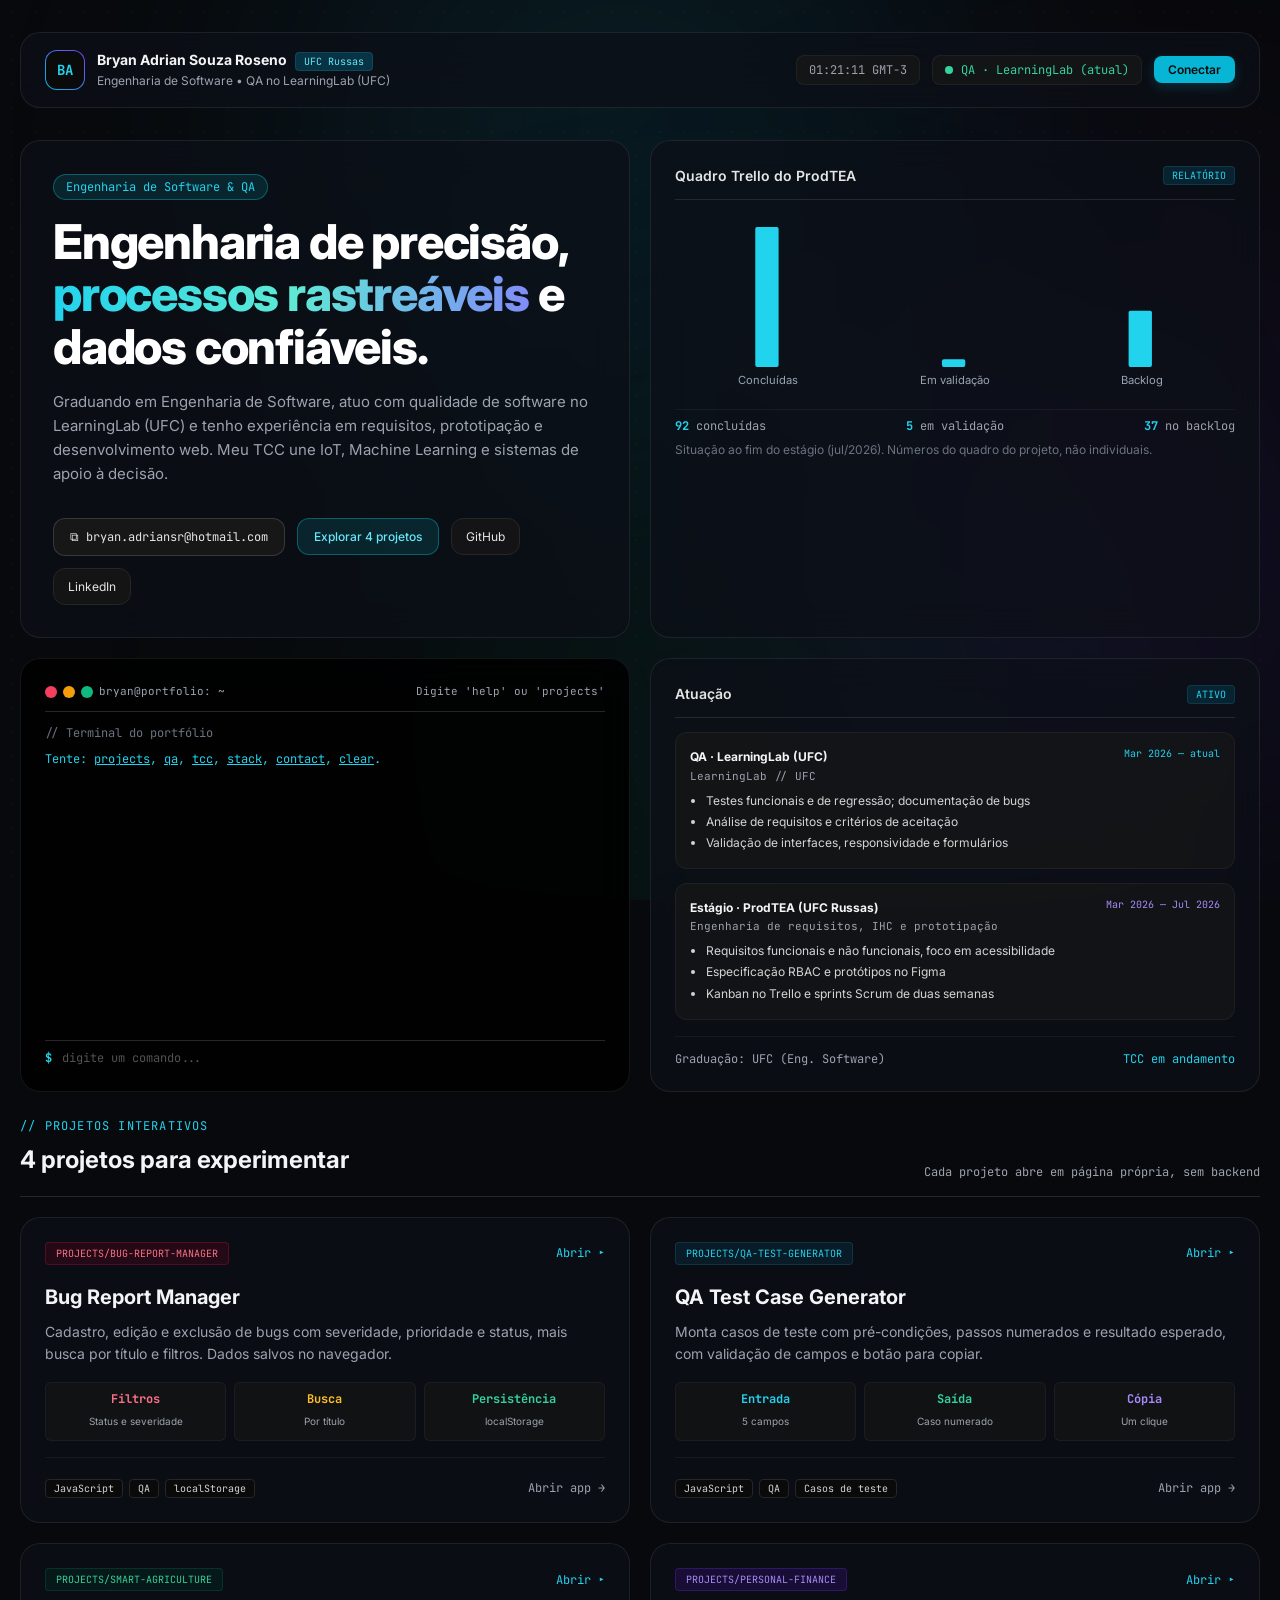
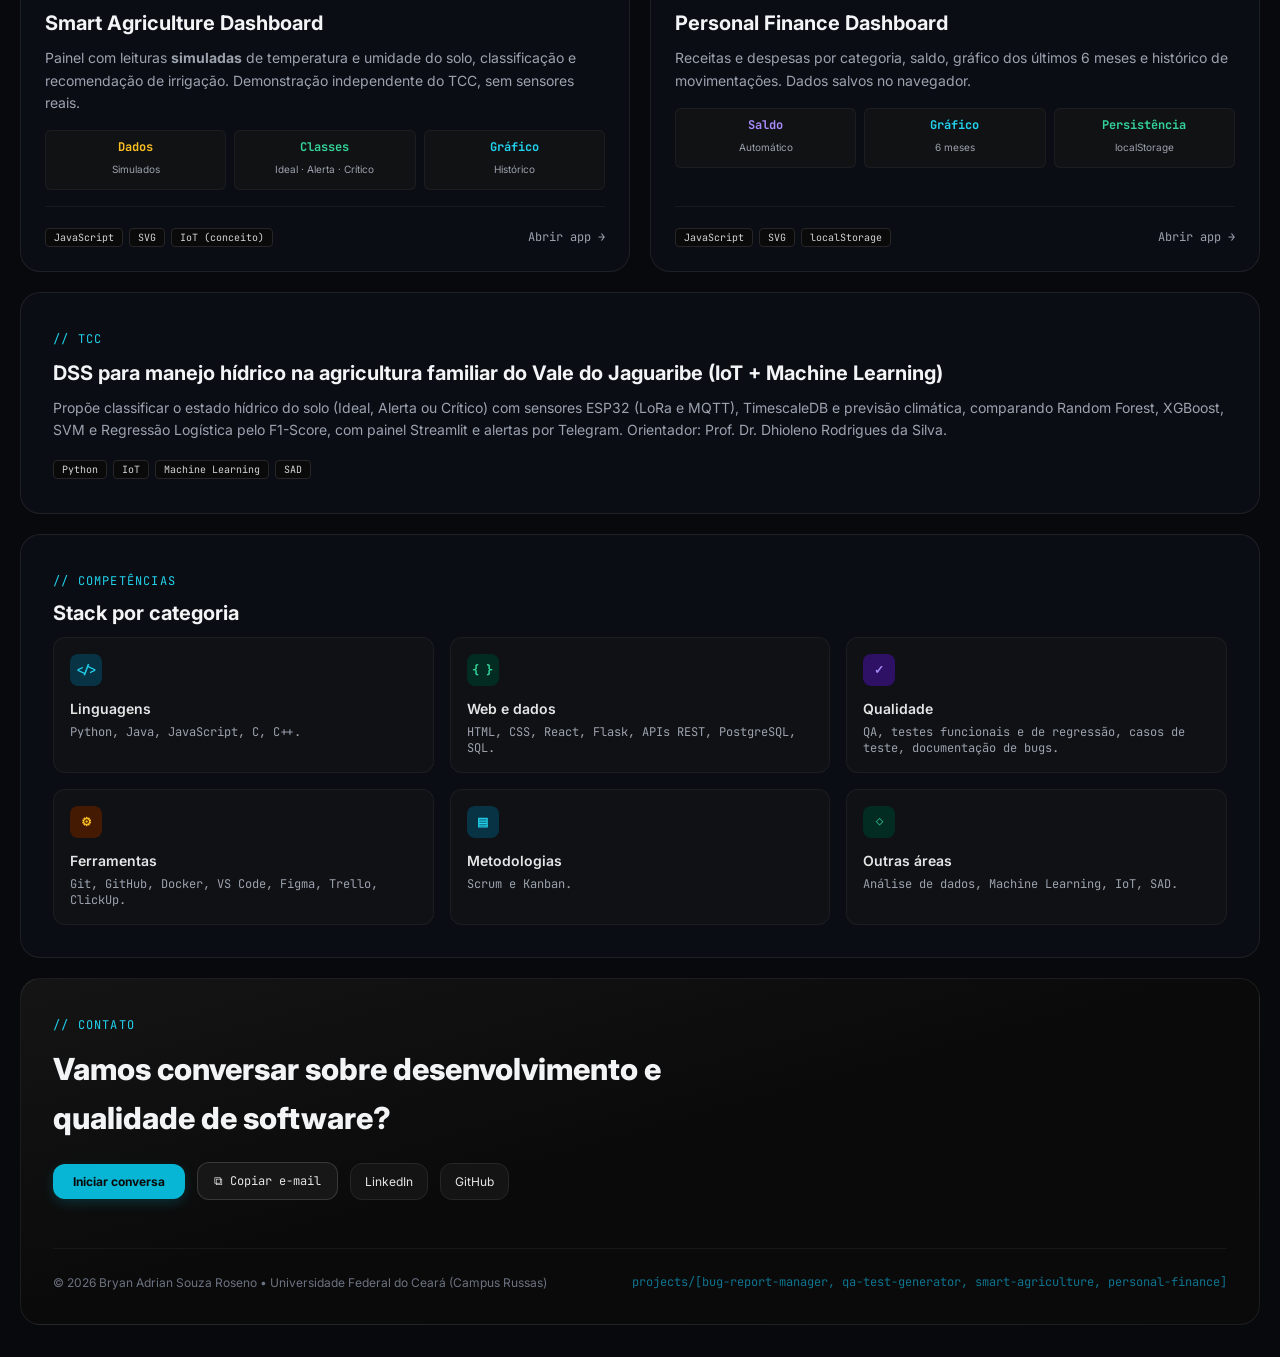
<file: index.html>
<!doctype html>
<html lang="pt-BR"><head><meta charset="utf-8"><meta name="viewport" content="width=device-width,initial-scale=1">
<title>Bryan Adrian | Engenharia de Software e QA</title>
<meta name="description" content="Portfólio de Bryan Adrian Souza Roseno, graduando em Engenharia de Software pela UFC Russas. QA, Full Stack, IoT e projetos interativos.">
<meta property="og:title" content="Bryan Adrian | Engenharia de Software e QA"><meta property="og:type" content="website"><meta name="theme-color" content="#08090c">
<link rel="preconnect" href="https://fonts.googleapis.com"><link rel="preconnect" href="https://fonts.gstatic.com" crossorigin>
<link href="https://fonts.googleapis.com/css2?family=Inter:wght@400;500;600;700;800&family=JetBrains+Mono:wght@400;500;700&display=swap" rel="stylesheet">
<link rel="stylesheet" href="assets/css/home.css"></head><body>
<div class="bgfx" aria-hidden="true"><div class="orb o1"></div><div class="orb o2"></div><div class="orb o3"></div><div class="dots"></div></div><div id="spot" aria-hidden="true"></div>
<div class="page">
<header class="glass top"><div class="id"><div class="logo"><span>BA</span></div><div><div class="nm">Bryan Adrian Souza Roseno<span class="bdg">UFC Russas</span></div><div class="sub">Engenharia de Software • QA no LearningLab (UFC)</div></div></div>
<div class="tel"><span class="pillbox" aria-label="Horário local"><span id="clk">--:--:-- GMT-3</span></span><span class="pillbox"><span class="dot"></span><span style="color:#34d399">QA · LearningLab (atual)</span></span><a class="cta" href="#contato">Conectar</a></div></header>

<main class="bento">
<section class="glass hero p8 s2" aria-labelledby="t"><div><span class="pill">Engenharia de Software &amp; QA</span>
<h1 id="t">Engenharia de precisão, <span class="grad">processos rastreáveis</span> e dados confiáveis.</h1>
<p class="m">Graduando em Engenharia de Software, atuo com qualidade de software no LearningLab (UFC) e tenho experiência em requisitos, prototipação e desenvolvimento web. Meu TCC une IoT, Machine Learning e sistemas de apoio à decisão.</p></div>
<div class="row"><button class="ghost" data-copy>⧉ bryan.adriansr@hotmail.com</button><a class="ghost ac" href="#projetos">Explorar 4 projetos</a>
<a class="ghost sm" href="https://github.com/bryanadr" target="_blank" rel="noopener noreferrer">GitHub</a><a class="ghost sm" href="https://www.linkedin.com/in/bryan-adriansr" target="_blank" rel="noopener noreferrer">LinkedIn</a></div></section>

<section class="glass p6 s2" aria-labelledby="tr-t"><div class="hd"><h3 id="tr-t">Quadro Trello do ProdTEA</h3><span>RELATÓRIO</span></div>
<div class="ch" id="tr"></div><div class="leg"><span><b>92</b> concluídas</span><span><b>5</b> em validação</span><span><b>37</b> no backlog</span></div>
<p class="note">Situação ao fim do estágio (jul/2026). Números do quadro do projeto, não individuais.</p></section>

<section class="glass term p6 s2" aria-label="Terminal interativo"><div><div class="tb"><div class="lights"><i style="background:#f43f5e"></i><i style="background:#f59e0b"></i><i style="background:#10b981"></i>bryan@portfolio: ~</div><span>Digite 'help' ou 'projects'</span></div>
<div id="scr" aria-live="polite"><p class="cm">// Terminal do portfólio</p><p style="color:#22d3ee">Tente: <button data-cmd="projects">projects</button>, <button data-cmd="qa">qa</button>, <button data-cmd="tcc">tcc</button>, <button data-cmd="stack">stack</button>, <button data-cmd="contact">contact</button>, <button data-cmd="clear">clear</button>.</p></div></div>
<form id="tf"><span>$</span><label class="sr" for="cmd">Comando</label><input id="cmd" autocomplete="off" placeholder="digite um comando..."></form></section>

<section class="glass p6 s2" aria-labelledby="ex-t"><div class="hd"><h3 id="ex-t">Atuação</h3><span>ATIVO</span></div>
<div class="xp"><div class="xh"><b>QA · LearningLab (UFC)</b><span>Mar 2026 — atual</span></div><div class="xs">LearningLab // UFC</div><ul><li>Testes funcionais e de regressão; documentação de bugs</li><li>Análise de requisitos e critérios de aceitação</li><li>Validação de interfaces, responsividade e formulários</li></ul></div>
<div class="xp v"><div class="xh"><b>Estágio · ProdTEA (UFC Russas)</b><span>Mar 2026 — Jul 2026</span></div><div class="xs">Engenharia de requisitos, IHC e prototipação</div><ul><li>Requisitos funcionais e não funcionais, foco em acessibilidade</li><li>Especificação RBAC e protótipos no Figma</li><li>Kanban no Trello e sprints Scrum de duas semanas</li></ul></div>
<div class="foot"><span>Graduação: UFC (Eng. Software)</span><b>TCC em andamento</b></div></section>

<section id="projetos" class="s4" style="grid-column:1/-1"><div class="sh"><div><span class="eb">// Projetos interativos</span><h2>4 projetos para experimentar</h2></div><p>Cada projeto abre em página própria, sem backend</p></div>
<div class="g2"><a class="glass pj p6 r" href="projects/bug-report-manager/index.html"><div><div class="pt"><span class="path cr">projects/bug-report-manager</span><span class="sim">Abrir ▸</span></div><h3>Bug Report Manager</h3><p class="m">Cadastro, edição e exclusão de bugs com severidade, prioridade e status, mais busca por título e filtros. Dados salvos no navegador.</p><div class="mini"><div><b style="color:#fb7185">Filtros</b><small>Status e severidade</small></div><div><b style="color:#fbbf24">Busca</b><small>Por título</small></div><div><b style="color:#34d399">Persistência</b><small>localStorage</small></div></div></div><div class="pf"><div><span class="chip">JavaScript</span><span class="chip">QA</span><span class="chip">localStorage</span></div><span class="open">Abrir app →</span></div></a><a class="glass pj p6 c" href="projects/qa-test-generator/index.html"><div><div class="pt"><span class="path cc">projects/qa-test-generator</span><span class="sim">Abrir ▸</span></div><h3>QA Test Case Generator</h3><p class="m">Monta casos de teste com pré-condições, passos numerados e resultado esperado, com validação de campos e botão para copiar.</p><div class="mini"><div><b style="color:#22d3ee">Entrada</b><small>5 campos</small></div><div><b style="color:#34d399">Saída</b><small>Caso numerado</small></div><div><b style="color:#a78bfa">Cópia</b><small>Um clique</small></div></div></div><div class="pf"><div><span class="chip">JavaScript</span><span class="chip">QA</span><span class="chip">Casos de teste</span></div><span class="open">Abrir app →</span></div></a><a class="glass pj p6 g" href="projects/smart-agriculture/index.html"><div><div class="pt"><span class="path cg">projects/smart-agriculture</span><span class="sim">Abrir ▸</span></div><h3>Smart Agriculture Dashboard</h3><p class="m">Painel com leituras <b>simuladas</b> de temperatura e umidade do solo, classificação e recomendação de irrigação. Demonstração independente do TCC, sem sensores reais.</p><div class="mini"><div><b style="color:#fbbf24">Dados</b><small>Simulados</small></div><div><b style="color:#34d399">Classes</b><small>Ideal · Alerta · Crítico</small></div><div><b style="color:#22d3ee">Gráfico</b><small>Histórico</small></div></div></div><div class="pf"><div><span class="chip">JavaScript</span><span class="chip">SVG</span><span class="chip">IoT (conceito)</span></div><span class="open">Abrir app →</span></div></a><a class="glass pj p6 v" href="projects/personal-finance/index.html"><div><div class="pt"><span class="path cv">projects/personal-finance</span><span class="sim">Abrir ▸</span></div><h3>Personal Finance Dashboard</h3><p class="m">Receitas e despesas por categoria, saldo, gráfico dos últimos 6 meses e histórico de movimentações. Dados salvos no navegador.</p><div class="mini"><div><b style="color:#a78bfa">Saldo</b><small>Automático</small></div><div><b style="color:#22d3ee">Gráfico</b><small>6 meses</small></div><div><b style="color:#34d399">Persistência</b><small>localStorage</small></div></div></div><div class="pf"><div><span class="chip">JavaScript</span><span class="chip">SVG</span><span class="chip">localStorage</span></div><span class="open">Abrir app →</span></div></a></div></section>

<section class="glass p8" style="grid-column:1/-1"><span class="eb">// TCC</span>
<h2 style="font-size:20px;font-weight:700;margin:6px 0 8px">DSS para manejo hídrico na agricultura familiar do Vale do Jaguaribe (IoT + Machine Learning)</h2>
<p class="m" style="font-size:14px">Propõe classificar o estado hídrico do solo (Ideal, Alerta ou Crítico) com sensores ESP32 (LoRa e MQTT), TimescaleDB e previsão climática, comparando Random Forest, XGBoost, SVM e Regressão Logística pelo F1-Score, com painel Streamlit e alertas por Telegram. Orientador: Prof. Dr. Dhioleno Rodrigues da Silva.</p>
<div style="margin-top:14px"><span class="chip">Python</span><span class="chip">IoT</span><span class="chip">Machine Learning</span><span class="chip">SAD</span></div></section>

<section class="glass p8" style="grid-column:1/-1"><span class="eb">// Competências</span><h2 style="font-size:20px;font-weight:700;margin-top:4px">Stack por categoria</h2><div class="g3"><div class="tile t1"><div class="ic">&lt;/&gt;</div><h4>Linguagens</h4><p>Python, Java, JavaScript, C, C++.</p></div><div class="tile t2"><div class="ic">{ }</div><h4>Web e dados</h4><p>HTML, CSS, React, Flask, APIs REST, PostgreSQL, SQL.</p></div><div class="tile t3"><div class="ic">✓</div><h4>Qualidade</h4><p>QA, testes funcionais e de regressão, casos de teste, documentação de bugs.</p></div><div class="tile t4"><div class="ic">⚙</div><h4>Ferramentas</h4><p>Git, GitHub, Docker, VS Code, Figma, Trello, ClickUp.</p></div><div class="tile t1"><div class="ic">▤</div><h4>Metodologias</h4><p>Scrum e Kanban.</p></div><div class="tile t2"><div class="ic">◇</div><h4>Outras áreas</h4><p>Análise de dados, Machine Learning, IoT, SAD.</p></div></div></section>

<section id="contato" class="glass ct" style="grid-column:1/-1"><span class="eb">// Contato</span><h2>Vamos conversar sobre desenvolvimento e qualidade de software?</h2>
<div class="row"><a class="cta lg" href="mailto:bryan.adriansr@hotmail.com">Iniciar conversa</a><button class="ghost" data-copy>⧉ Copiar e-mail</button>
<a class="ghost sm" href="https://www.linkedin.com/in/bryan-adriansr" target="_blank" rel="noopener noreferrer">LinkedIn</a><a class="ghost sm" href="https://github.com/bryanadr" target="_blank" rel="noopener noreferrer">GitHub</a></div>
<div class="fine"><p>© 2026 Bryan Adrian Souza Roseno • Universidade Federal do Ceará (Campus Russas)</p><span class="mono" style="color:#0e7490">projects/[bug-report-manager, qa-test-generator, smart-agriculture, personal-finance]</span></div></section>
</main></div>
<div class="toast" id="toast" role="status"></div>
<script src="assets/js/chart.js"></script><script src="assets/js/data.js"></script><script src="assets/js/ui.js"></script><script src="assets/js/terminal.js"></script>
</body></html>
</file>
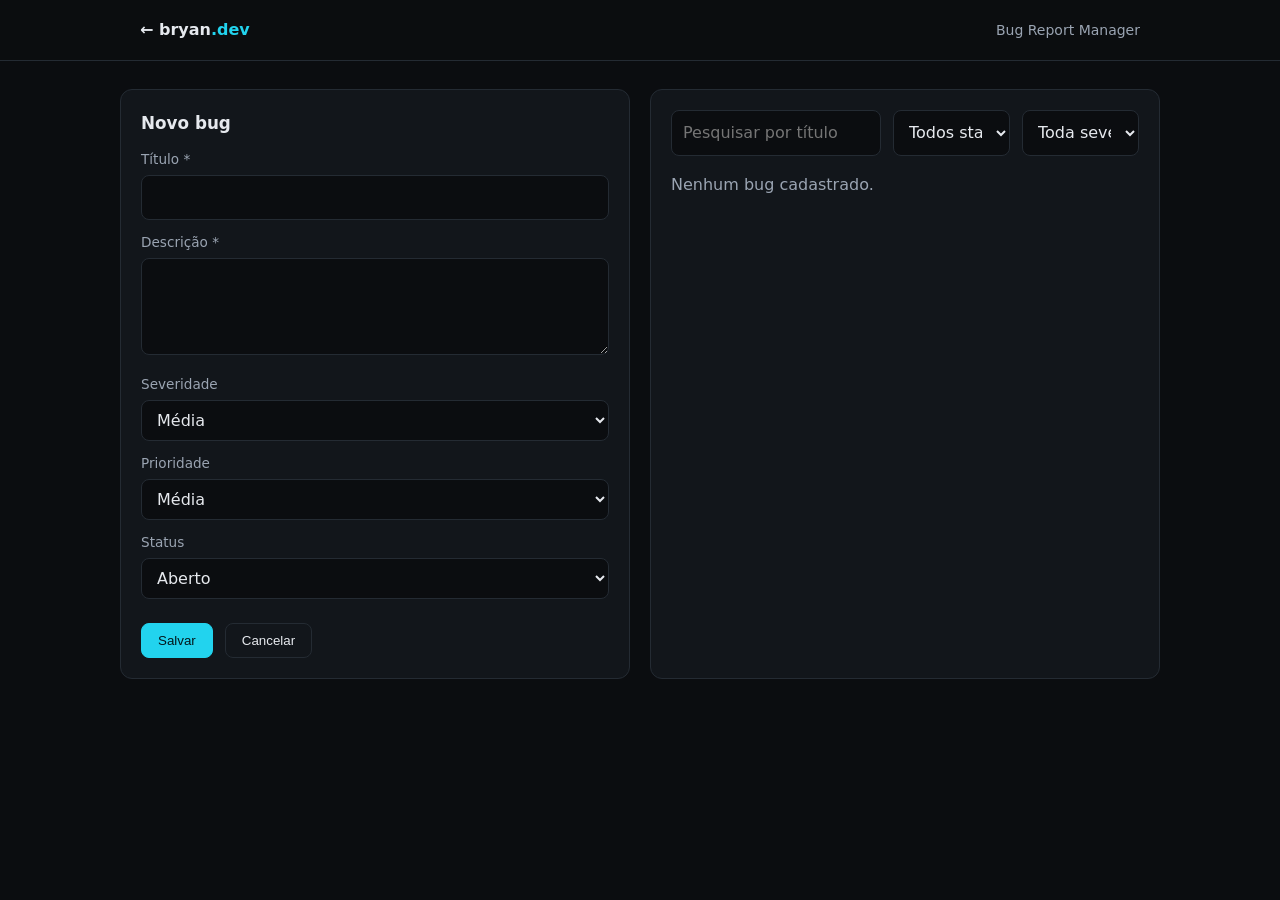
<file: projects/bug-report-manager/index.html>
<!doctype html><html lang="pt-BR"><head><meta charset="utf-8"><meta name="viewport" content="width=device-width,initial-scale=1"><title>Bug Report Manager | Bryan Adrian</title><meta name="description" content="Gerenciador de bugs com persistência local."><link rel="stylesheet" href="../../assets/css/style.css"></head><body><header class="top"><div class="w nav"><a class="logo" href="../../index.html">&larr; bryan<b>.dev</b></a><span class="m" style="font-size:14px">Bug Report Manager</span></div></header><main class="w app">
<div class="g2" style="grid-template-columns:repeat(auto-fit,minmax(280px,1fr))"><form class="card" id="f" novalidate><h3 id="ft">Novo bug</h3>
<label for="t">Título *</label><input id="t" maxlength="100"><label for="d">Descrição *</label><textarea id="d" rows="3"></textarea>
<label for="sv">Severidade</label><select id="sv"><option value="baixa">Baixa</option><option value="media" selected>Média</option><option value="alta">Alta</option><option value="critica">Crítica</option></select>
<label for="pr">Prioridade</label><select id="pr"><option value="baixa">Baixa</option><option value="media" selected>Média</option><option value="alta">Alta</option></select>
<label for="st">Status</label><select id="st"><option value="aberto">Aberto</option><option value="andamento">Em andamento</option><option value="resolvido">Resolvido</option></select>
<div class="err" id="err" role="alert"></div><div class="row"><button class="btn p">Salvar</button><button class="btn" type="button" id="cn" hidden>Cancelar</button></div></form>
<div class="card"><div class="row"><input id="q" placeholder="Pesquisar por título" aria-label="Pesquisar" style="flex:2"><select id="fs" aria-label="Status" style="flex:1"><option value="">Todos status</option><option value="aberto">Aberto</option><option value="andamento">Em andamento</option><option value="resolvido">Resolvido</option></select><select id="fv" aria-label="Severidade" style="flex:1"><option value="">Toda severidade</option><option value="baixa">Baixa</option><option value="media">Média</option><option value="alta">Alta</option><option value="critica">Crítica</option></select></div><div id="ls" aria-live="polite"></div></div></div>
</main><script src="../../assets/js/chart.js"></script><script src="app.js"></script></body></html>
</file>
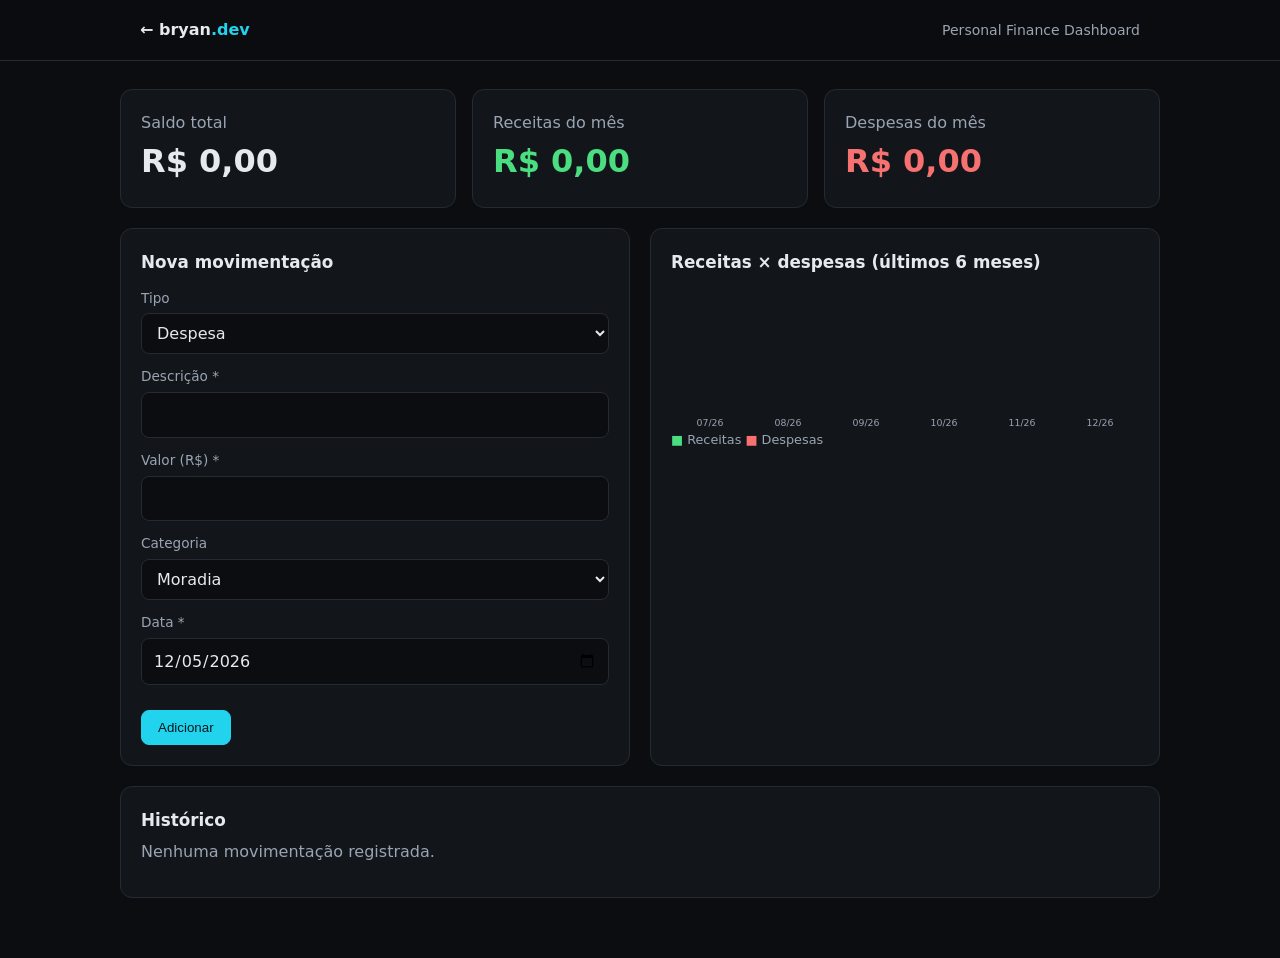
<file: projects/personal-finance/index.html>
<!doctype html><html lang="pt-BR"><head><meta charset="utf-8"><meta name="viewport" content="width=device-width,initial-scale=1"><title>Personal Finance Dashboard | Bryan Adrian</title><meta name="description" content="Controle financeiro pessoal com persistência local."><link rel="stylesheet" href="../../assets/css/style.css"></head><body><header class="top"><div class="w nav"><a class="logo" href="../../index.html">&larr; bryan<b>.dev</b></a><span class="m" style="font-size:14px">Personal Finance Dashboard</span></div></header><main class="w app">
<div class="g3"><div class="card"><span class="m">Saldo total</span><div class="big" id="sd">–</div></div><div class="card"><span class="m">Receitas do mês</span><div class="big receita" id="rm">–</div></div><div class="card"><span class="m">Despesas do mês</span><div class="big despesa" id="dm">–</div></div></div>
<div class="g2" style="margin-top:20px"><form class="card" id="f" novalidate><h3>Nova movimentação</h3>
<label for="ty">Tipo</label><select id="ty"><option value="receita">Receita</option><option value="despesa" selected>Despesa</option></select>
<label for="ds">Descrição *</label><input id="ds" maxlength="80"><label for="vl">Valor (R$) *</label><input id="vl" type="number" step="0.01" min="0.01">
<label for="ct">Categoria</label><select id="ct"></select><label for="dt">Data *</label><input id="dt" type="date">
<div class="err" id="err" role="alert"></div><button class="btn p">Adicionar</button></form>
<div class="card"><h3>Receitas × despesas (últimos 6 meses)</h3><div id="ch"></div><p class="m" style="font-size:.8rem"><span class="receita">■</span> Receitas <span class="despesa">■</span> Despesas</p></div></div>
<div class="card" style="margin-top:20px"><h3>Histórico</h3><div id="hs"></div></div>
</main><script src="../../assets/js/chart.js"></script><script src="app.js"></script></body></html>
</file>
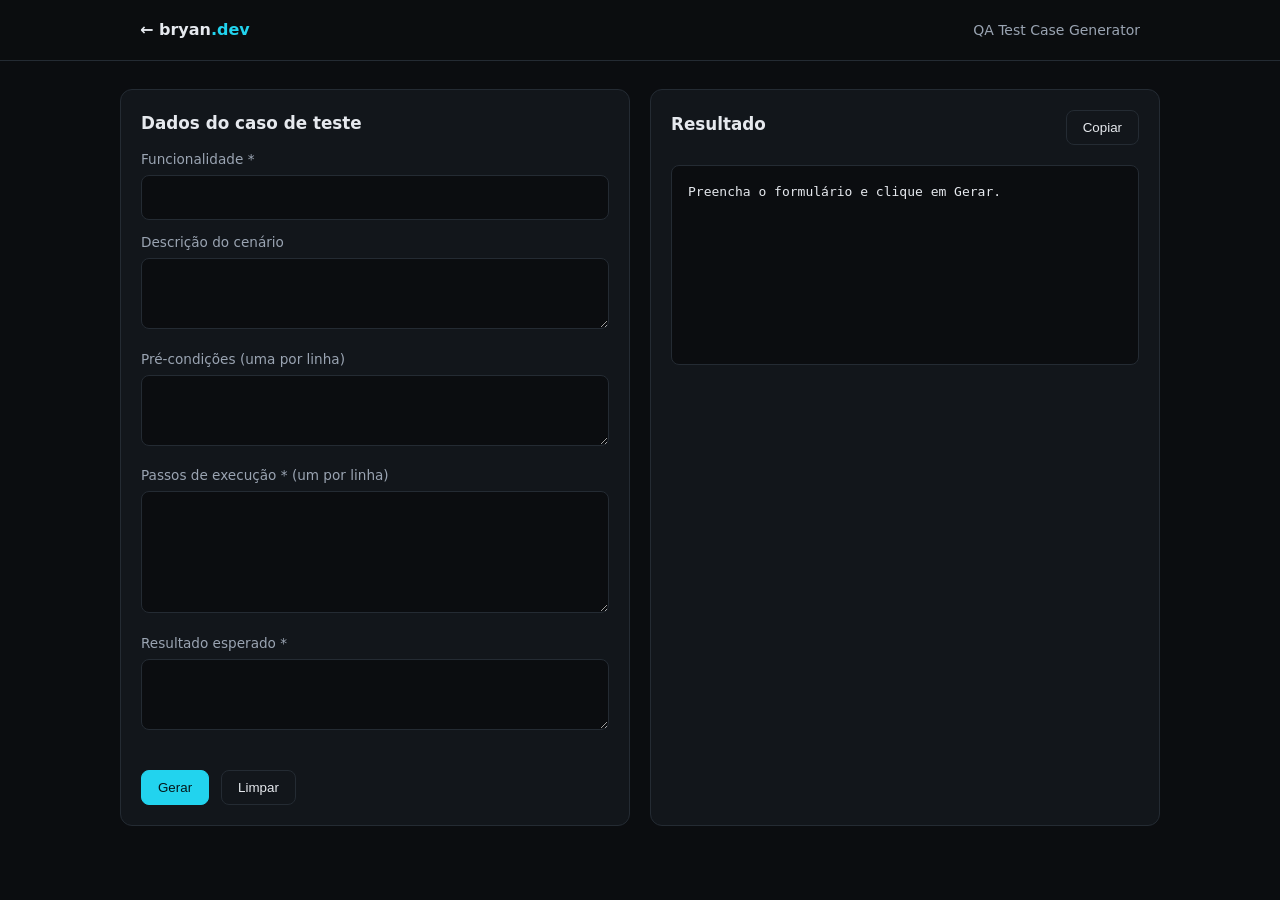
<file: projects/qa-test-generator/index.html>
<!doctype html><html lang="pt-BR"><head><meta charset="utf-8"><meta name="viewport" content="width=device-width,initial-scale=1"><title>QA Test Case Generator | Bryan Adrian</title><meta name="description" content="Gerador de casos de teste de software."><link rel="stylesheet" href="../../assets/css/style.css"></head><body><header class="top"><div class="w nav"><a class="logo" href="../../index.html">&larr; bryan<b>.dev</b></a><span class="m" style="font-size:14px">QA Test Case Generator</span></div></header><main class="w app">
<div class="g2"><form class="card" id="f" novalidate>
<h3>Dados do caso de teste</h3>
<label for="n">Funcionalidade *</label><input id="n" maxlength="120">
<label for="d">Descrição do cenário</label><textarea id="d" rows="2"></textarea>
<label for="p">Pré-condições (uma por linha)</label><textarea id="p" rows="2"></textarea>
<label for="s">Passos de execução * (um por linha)</label><textarea id="s" rows="4"></textarea>
<label for="e">Resultado esperado *</label><textarea id="e" rows="2"></textarea>
<div class="err" id="err" role="alert"></div>
<div class="row" style="margin-top:8px"><button class="btn p" type="submit">Gerar</button><button class="btn" type="button" id="cl">Limpar</button></div></form>
<div class="card"><div class="bar"><h3>Resultado</h3><button class="btn" id="cp" disabled>Copiar</button></div><pre id="o" aria-live="polite">Preencha o formulário e clique em Gerar.</pre></div></div>
</main><script src="../../assets/js/chart.js"></script><script src="app.js"></script></body></html>
</file>
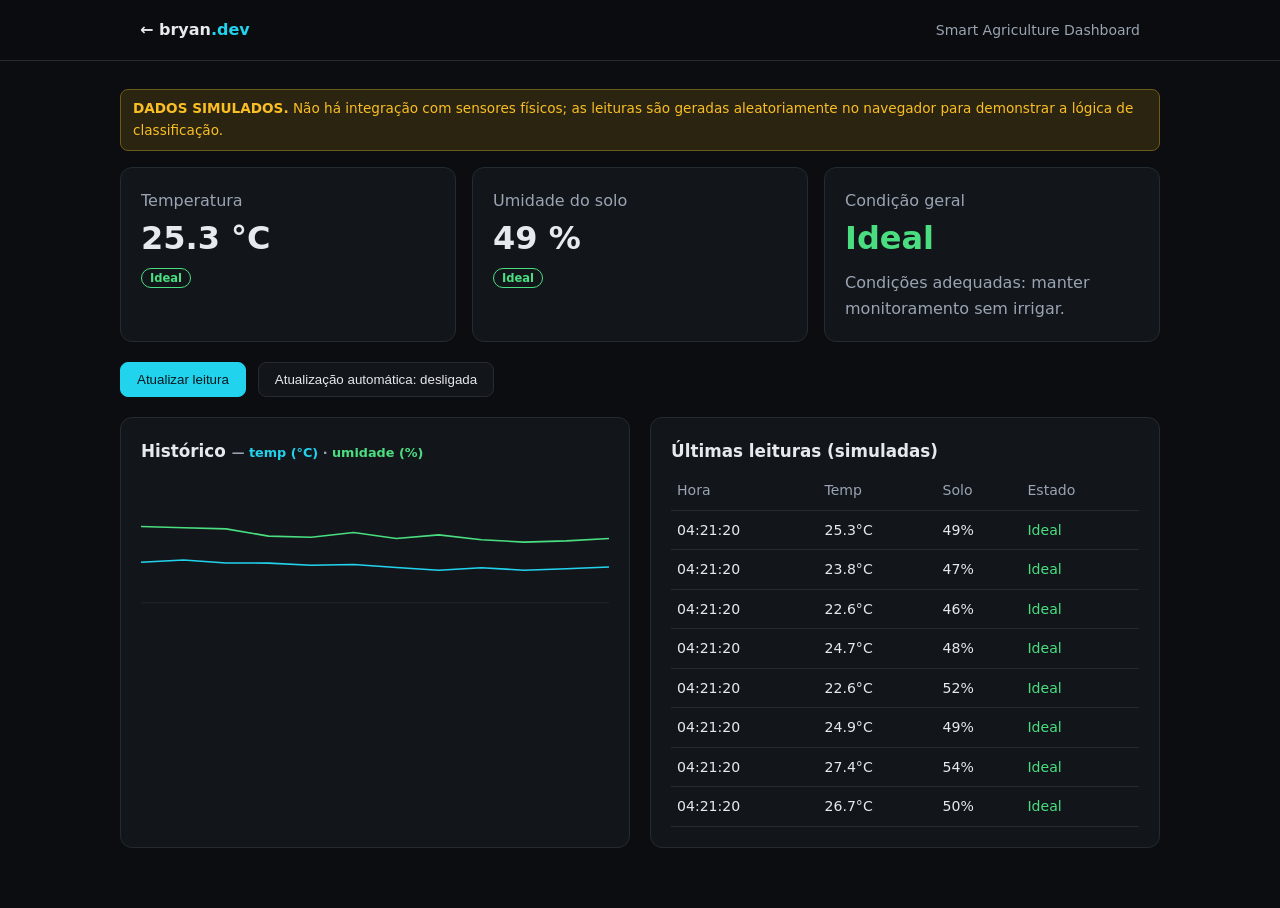
<file: projects/smart-agriculture/index.html>
<!doctype html><html lang="pt-BR"><head><meta charset="utf-8"><meta name="viewport" content="width=device-width,initial-scale=1"><title>Smart Agriculture Dashboard | Bryan Adrian</title><meta name="description" content="Painel agrícola com dados simulados."><link rel="stylesheet" href="../../assets/css/style.css"></head><body><header class="top"><div class="w nav"><a class="logo" href="../../index.html">&larr; bryan<b>.dev</b></a><span class="m" style="font-size:14px">Smart Agriculture Dashboard</span></div></header><main class="w app">
<div class="sim" role="note"><b>DADOS SIMULADOS.</b> Não há integração com sensores físicos; as leituras são geradas aleatoriamente no navegador para demonstrar a lógica de classificação.</div>
<div class="g3"><div class="card"><span class="m">Temperatura</span><div class="big" id="vt">–</div><span class="bd" id="ct"></span></div><div class="card"><span class="m">Umidade do solo</span><div class="big" id="vs">–</div><span class="bd" id="cs"></span></div><div class="card"><span class="m">Condição geral</span><div class="big" id="vg">–</div><p class="m" id="rec" style="margin:6px 0 0"></p></div></div>
<div class="row" style="margin:20px 0"><button class="btn p" id="up">Atualizar leitura</button><button class="btn" id="au" aria-pressed="false">Atualização automática: desligada</button></div>
<div class="g2"><div class="card"><h3>Histórico <span class="m" style="font-size:.8rem">— <span style="color:var(--a)">temp (°C)</span> · <span style="color:var(--g)">umidade (%)</span></span></h3><div id="ch"></div></div><div class="card"><h3>Últimas leituras (simuladas)</h3><table><thead><tr><th>Hora</th><th>Temp</th><th>Solo</th><th>Estado</th></tr></thead><tbody id="tb"></tbody></table></div></div>
</main><script src="../../assets/js/chart.js"></script><script src="app.js"></script></body></html>
</file>
<file: assets/css/home.css>
/* Página inicial: visual "glass / bento". Autônomo (não depende de style.css). */
:root{--bg:#08090c;--t:#f3f4f6;--m:#9ca3af;--m2:#6b7280;--a:#00f0ff;--a2:#22d3ee;--g:#10b981;--v:#8b5cf6;--y:#f59e0b;--r:#f43f5e;--ln:rgba(255,255,255,.08);--mono:"JetBrains Mono",ui-monospace,Menlo,Consolas,monospace}
*{box-sizing:border-box}html{scroll-behavior:smooth;scroll-padding-top:20px}
body{margin:0;min-height:100vh;background:var(--bg);color:var(--t);font:16px/1.6 Inter,system-ui,-apple-system,"Segoe UI",sans-serif;position:relative;overflow-x:hidden}
::selection{background:rgba(0,240,255,.3);color:#a5f3fc}a{color:inherit}h1,h2,h3,p{margin:0}:focus-visible{outline:2px solid var(--a);outline-offset:2px}
.mono{font-family:var(--mono)}.m{color:var(--m)}.sr{position:absolute;left:-9999px}
/* fundo */
.bgfx{position:fixed;inset:0;pointer-events:none;overflow:hidden;z-index:0}
.orb{position:absolute;border-radius:50%;filter:blur(140px)}
.o1{top:-160px;left:25%;width:600px;height:600px;background:rgba(8,145,178,.15);animation:pl 4s ease-in-out infinite}
.o2{top:33%;right:-80px;width:500px;height:500px;background:rgba(124,58,237,.15);filter:blur(160px);animation:pl 4s ease-in-out 2s infinite}
.o3{bottom:-160px;left:33%;width:650px;height:650px;background:rgba(5,150,105,.1);filter:blur(150px)}
.dots{position:absolute;inset:0;background-image:radial-gradient(rgba(255,255,255,.05) 1px,transparent 0);background-size:24px 24px;opacity:.4}
@keyframes pl{50%{opacity:.5}}
#spot{pointer-events:none;position:fixed;inset:0;z-index:1;background:radial-gradient(650px circle at var(--x,50vw) var(--y,50vh),rgba(0,240,255,.06),transparent 80%)}
.page{position:relative;z-index:2;max-width:1280px;margin:0 auto;padding:32px 20px;display:flex;flex-direction:column;gap:32px}
/* cartões */
.glass{position:relative;background:rgba(13,16,24,.72);-webkit-backdrop-filter:blur(18px);backdrop-filter:blur(18px);border:1px solid var(--ln);border-radius:1.25rem;transition:all .3s cubic-bezier(.16,1,.3,1);overflow:hidden}
.glass:hover{border-color:rgba(0,240,255,.3);transform:translateY(-2px);box-shadow:0 16px 40px -15px rgba(0,240,255,.12),0 0 0 1px rgba(0,240,255,.18)}
.p6{padding:24px}.p8{padding:32px}
/* cabeçalho */
.top{display:flex;flex-wrap:wrap;align-items:center;justify-content:space-between;gap:16px;padding:16px 24px}
.id{display:flex;align-items:center;gap:12px}
.logo{width:40px;height:40px;border-radius:12px;padding:1px;background:linear-gradient(to top right,#06b6d4,#3b82f6,#7c3aed)}
.logo span{display:flex;width:100%;height:100%;align-items:center;justify-content:center;background:#0a0a0a;border-radius:11px;font:700 14px var(--mono);color:#22d3ee}
.nm{font-size:14px;font-weight:700}.sub{font-size:12px;color:var(--m)}
.bdg{margin-left:8px;padding:2px 8px;border-radius:4px;font:10px var(--mono);background:#083344;color:#67e8f9;border:1px solid rgba(21,94,117,.5);font-weight:400}
.tel{display:flex;flex-wrap:wrap;align-items:center;gap:12px;font:12px var(--mono);color:var(--m)}
.pillbox{display:flex;align-items:center;gap:8px;background:rgba(23,23,23,.8);padding:6px 12px;border-radius:8px;border:1px solid rgba(255,255,255,.05)}
.dot{width:8px;height:8px;border-radius:50%;background:#34d399;animation:pl 2s ease-in-out infinite}
.cta{display:inline-flex;align-items:center;gap:6px;padding:6px 14px;border-radius:8px;background:#06b6d4;color:#0a0a0a;font:600 12px Inter,sans-serif;text-decoration:none;border:0;cursor:pointer;box-shadow:0 4px 12px rgba(6,182,212,.2);transition:.2s}.cta:hover{background:#22d3ee}
.ghost{display:inline-flex;align-items:center;gap:8px;padding:10px 16px;border-radius:12px;background:#171717;border:1px solid rgba(64,64,64,.8);color:#e5e5e5;font:12px var(--mono);text-decoration:none;cursor:pointer;transition:.2s}.ghost:hover{border-color:var(--a2)}
.ghost.ac{background:rgba(0,240,255,.1);color:#67e8f9;border-color:rgba(0,240,255,.3);font-family:Inter,sans-serif;font-weight:500}.ghost.ac:hover{background:rgba(0,240,255,.2)}
.ghost.sm{padding:10px 14px;border-radius:12px;background:rgba(23,23,23,.8);border-color:#262626;font-family:Inter,sans-serif}
/* grid bento */
.bento{display:grid;grid-template-columns:repeat(4,1fr);gap:20px}.s2{grid-column:span 2}
.hero{display:flex;flex-direction:column;justify-content:space-between;gap:32px}
.pill{display:inline-flex;align-items:center;gap:8px;padding:4px 12px;border-radius:999px;font:12px var(--mono);background:rgba(0,240,255,.1);color:#22d3ee;border:1px solid rgba(0,240,255,.3)}
.hero h1{font-size:clamp(2rem,4.6vw,3rem);font-weight:800;line-height:1.1;letter-spacing:-.025em;color:#fff;margin:16px 0}
.grad{background:linear-gradient(to right,#22d3ee,#5eead4,#818cf8);-webkit-background-clip:text;background-clip:text;color:transparent}
.hero p.m{font-size:15px;max-width:36rem}.row{display:flex;flex-wrap:wrap;align-items:center;gap:12px}
.hd{display:flex;align-items:center;justify-content:space-between;gap:8px;padding-bottom:12px;border-bottom:1px solid rgba(255,255,255,.1)}
.hd h3{font-size:14px;font-weight:600;color:#e5e5e5}.hd span{font:10px var(--mono);color:#22d3ee;background:rgba(8,51,68,.6);padding:2px 8px;border-radius:4px;border:1px solid rgba(21,94,117,.4)}
.ch{margin:12px 0}.leg{display:flex;justify-content:space-between;gap:8px;flex-wrap:wrap;border-top:1px solid rgba(255,255,255,.05);padding-top:8px;font:12px var(--mono);color:var(--m)}.leg b{color:#22d3ee}
.note{font-size:12px;color:var(--m2);margin-top:6px}
/* terminal */
.term{background:rgba(0,0,0,.85);font:12px/1.5 var(--mono);display:flex;flex-direction:column;justify-content:space-between}
.tb{display:flex;justify-content:space-between;align-items:center;gap:8px;padding-bottom:12px;border-bottom:1px solid #262626;color:var(--m);font-size:11px}
.lights i{display:inline-block;width:12px;height:12px;border-radius:50%;margin-right:6px;vertical-align:middle}
#scr{height:190px;overflow-y:auto;padding:12px 0;color:#d4d4d4}#scr p{margin:0 0 8px;white-space:pre-wrap}.cm{color:#6b7280}.er{color:#fb7185}
#scr button{background:none;border:0;padding:0;font:inherit;color:#22d3ee;text-decoration:underline;cursor:pointer}
#tf{display:flex;gap:8px;border-top:1px solid #262626;padding-top:8px}#tf span{color:#22d3ee;font-weight:700}
#cmd{width:100%;background:transparent;border:0;outline:0;color:#e5e5e5;font:12px var(--mono)}#cmd::placeholder{color:#525252}
#scr::-webkit-scrollbar{width:5px}#scr::-webkit-scrollbar-thumb{background:rgba(255,255,255,.18);border-radius:99px}
/* atuação */
.xp{padding:14px;border-radius:12px;background:rgba(23,23,23,.7);border:1px solid rgba(255,255,255,.05);margin-top:14px;transition:.2s}.xp:hover{border-color:rgba(0,240,255,.3)}.xp.v:hover{border-color:rgba(139,92,246,.3)}
.xh{display:flex;justify-content:space-between;gap:8px;flex-wrap:wrap;font-size:12px}.xh b{color:#f5f5f5}.xh span{font:10px var(--mono);color:#22d3ee}.xp.v .xh span{color:#a78bfa}
.xs{font:11px var(--mono);color:var(--m);margin:2px 0 8px}.xp ul{margin:0;padding-left:16px;font-size:12px;color:#d4d4d4}.xp li{margin:2px 0}
.foot{display:flex;justify-content:space-between;flex-wrap:wrap;gap:8px;font:12px var(--mono);color:var(--m);border-top:1px solid rgba(255,255,255,.05);padding-top:14px;margin-top:16px}.foot b{color:#22d3ee;font-weight:400}
/* projetos */
.eb{font:12px var(--mono);color:#22d3ee;text-transform:uppercase;letter-spacing:.1em}
.sh{display:flex;flex-wrap:wrap;justify-content:space-between;align-items:flex-end;gap:8px;border-bottom:1px solid #262626;padding-bottom:16px;margin-bottom:20px}.sh h2{font-size:24px;font-weight:700;margin-top:4px}.sh p{font:12px var(--mono);color:var(--m)}
.g2{display:grid;grid-template-columns:repeat(2,1fr);gap:20px}
.pj{display:flex;flex-direction:column;justify-content:space-between;text-decoration:none;color:inherit}
.pt{display:flex;justify-content:space-between;align-items:center;gap:8px;flex-wrap:wrap}
.path{font:10px var(--mono);text-transform:uppercase;padding:4px 10px;border-radius:4px;border:1px solid}
.cr{color:#fb7185;background:rgba(76,5,25,.4);border-color:rgba(159,18,57,.4)}.cc{color:#22d3ee;background:rgba(8,51,68,.4);border-color:rgba(21,94,117,.4)}.cg{color:#34d399;background:rgba(2,44,34,.4);border-color:rgba(6,95,70,.4)}.cv{color:#a78bfa;background:rgba(46,16,101,.4);border-color:rgba(91,33,182,.4)}
.sim{font:12px var(--mono);color:#22d3ee;transition:transform .2s}.pj:hover .sim{transform:translateX(4px)}
.pj h3{font-size:20px;font-weight:700;margin-top:16px;transition:color .2s}.pj.r:hover h3{color:#fb7185}.pj.c:hover h3{color:#22d3ee}.pj.g:hover h3{color:#34d399}.pj.v:hover h3{color:#a78bfa}
.pj p.m{font-size:14px;margin-top:8px}
.mini{display:grid;grid-template-columns:repeat(3,1fr);gap:8px;margin-top:16px;text-align:center}
.mini div{padding:8px;border-radius:6px;background:rgba(23,23,23,.6);border:1px solid rgba(255,255,255,.05)}.mini b{display:block;font:700 12px var(--mono)}.mini small{font-size:10px;color:var(--m)}
.pf{display:flex;justify-content:space-between;align-items:center;gap:8px;flex-wrap:wrap;margin-top:16px;padding-top:20px;border-top:1px solid rgba(255,255,255,.05);font-size:12px}
.chip{display:inline-block;padding:2px 8px;border-radius:4px;background:#0a0a0a;border:1px solid #262626;color:#d4d4d4;font:10px var(--mono);margin-right:6px}
.open{font:12px var(--mono);color:var(--m)}.pj:hover .open{color:#fff}
/* stack e contato */
.g3{display:grid;grid-template-columns:repeat(3,1fr);gap:16px;margin-top:8px}
.tile{padding:16px;border-radius:12px;background:rgba(23,23,23,.5);border:1px solid rgba(255,255,255,.05);transition:.2s}
.ic{width:32px;height:32px;border-radius:8px;display:flex;align-items:center;justify-content:center;font:700 12px var(--mono);margin-bottom:12px}
.tile h4{margin:0;font-size:14px;font-weight:600;color:#e5e5e5}.tile p{font:12px var(--mono);color:var(--m);margin-top:4px}
.t1:hover{border-color:rgba(6,182,212,.4)}.t1 .ic{background:#083344;color:#22d3ee}.t2:hover{border-color:rgba(16,185,129,.4)}.t2 .ic{background:#022c22;color:#34d399}.t3:hover{border-color:rgba(139,92,246,.4)}.t3 .ic{background:#2e1065;color:#a78bfa}.t4:hover{border-color:rgba(245,158,11,.4)}.t4 .ic{background:#451a03;color:#fbbf24}
.ct{background:linear-gradient(to bottom right,rgba(23,23,23,.9),#0a0a0a,#0a0a0a);padding:32px}.ct h2{font-size:clamp(1.5rem,3vw,1.9rem);font-weight:800;margin:8px 0 12px;max-width:42rem}.ct .row{margin-top:20px}
.cta.lg{padding:10px 20px;border-radius:12px;font-weight:700}
.fine{margin-top:48px;padding-top:24px;border-top:1px solid #171717;display:flex;justify-content:space-between;flex-wrap:wrap;gap:12px;font-size:12px;color:var(--m2)}
.toast{position:fixed;bottom:24px;right:24px;z-index:50;padding:10px 16px;border-radius:12px;background:#171717;border:1px solid rgba(0,240,255,.4);color:#67e8f9;font:12px var(--mono);box-shadow:0 20px 40px rgba(0,0,0,.5);opacity:0;transform:translateY(64px);transition:.3s;pointer-events:none}.toast.on{opacity:1;transform:none}
@media(max-width:900px){.bento,.g2,.g3{grid-template-columns:1fr}.s2{grid-column:auto}.p8{padding:24px}}
@media(prefers-reduced-motion:reduce){*{animation:none!important;transition:none!important}html{scroll-behavior:auto}}
</file>
<file: assets/css/style.css>
:root{--bg:#0b0d10;--s:#12161b;--b:#242b33;--t:#e6e9ee;--m:#9aa4b2;--a:#22d3ee;--r:#f87171;--y:#fbbf24;--g:#4ade80}
*{box-sizing:border-box}html{scroll-behavior:smooth;scroll-padding-top:70px}
body{margin:0;background:var(--bg);color:var(--t);font:16px/1.6 Inter,system-ui,-apple-system,"Segoe UI",sans-serif}
a{color:inherit}.w{max-width:1040px;margin:0 auto;padding:0 20px}
.top{position:sticky;top:0;background:#0b0d10ee;border-bottom:1px solid var(--b);z-index:9}
.nav{display:flex;justify-content:space-between;align-items:center;height:60px}
.nav ul{display:flex;gap:20px;list-style:none;margin:0;padding:0;font-size:14px;color:var(--m)}
.nav a{text-decoration:none}.nav ul a:hover{color:var(--t)}.logo{font-weight:700}.logo b{color:var(--a)}
.menu{display:none;background:none;border:1px solid var(--b);color:var(--t);padding:6px 12px;border-radius:6px;cursor:pointer}
@media(max-width:760px){.menu{display:block}.nav ul{display:none;position:absolute;top:60px;left:0;right:0;flex-direction:column;background:var(--bg);padding:16px 20px;border-bottom:1px solid var(--b)}.nav ul.open{display:flex}}
section{padding:64px 0;border-bottom:1px solid var(--b)}
h1{font-size:clamp(2rem,6vw,3.4rem);line-height:1.1;margin:0 0 16px;letter-spacing:-.02em}
h2{font-size:1.5rem;margin:0 0 28px}h2:before{content:"// ";color:var(--a);font-family:ui-monospace,monospace}
h3{margin:0 0 6px;font-size:1.05rem}p{margin:0 0 12px}.m{color:var(--m)}.mono{font-family:ui-monospace,Menlo,monospace;font-size:.8rem;color:var(--a)}
.btn{display:inline-block;padding:9px 16px;border-radius:8px;border:1px solid var(--b);background:var(--s);color:var(--t);font:500 14px inherit;text-decoration:none;cursor:pointer;transition:.15s}
.btn:hover{border-color:var(--a)}.btn.p{background:var(--a);color:#04181c;border-color:var(--a)}.btn.p:hover{filter:brightness(1.1)}
.btn[aria-disabled=true]{opacity:.55;cursor:not-allowed}.btn.d:hover{border-color:var(--r);color:var(--r)}
.row{display:flex;flex-wrap:wrap;gap:12px}.g2{display:grid;grid-template-columns:repeat(auto-fit,minmax(300px,1fr));gap:20px}.g3{display:grid;grid-template-columns:repeat(auto-fit,minmax(220px,1fr));gap:16px}
.card{background:var(--s);border:1px solid var(--b);border-radius:12px;padding:20px;transition:.15s}.card:hover{border-color:#3a4552}
.tag{display:inline-block;font-size:.75rem;padding:2px 9px;border-radius:5px;background:#1b222a;color:#c3cbd6;margin:0 6px 6px 0}
.pv{font:12px/1.5 ui-monospace,monospace;background:#0b0d10;border:1px solid var(--b);border-radius:8px;padding:10px;color:var(--m);margin-bottom:14px}
ul.l{padding-left:18px;margin:8px 0}ul.l li{margin:3px 0;color:var(--m);font-size:.92rem}
.tl{border-left:1px solid var(--b);padding-left:22px;margin-left:4px}.tl .card{margin-bottom:20px}
footer{padding:28px 0;color:var(--m);font-size:.85rem}
:focus-visible{outline:2px solid var(--a);outline-offset:2px}
.app{padding:28px 0 60px}.bar{display:flex;justify-content:space-between;align-items:center;margin-bottom:20px;flex-wrap:wrap;gap:8px}
label{display:block;font-size:.85rem;color:var(--m);margin:12px 0 4px}
input,select,textarea{width:100%;background:#0b0d10;border:1px solid var(--b);color:var(--t);border-radius:8px;padding:9px 11px;font:inherit}
input:focus,select:focus,textarea:focus{border-color:var(--a);outline:none}.err{color:var(--r);font-size:.85rem;min-height:1.2em;margin-top:8px}
pre{white-space:pre-wrap;background:#0b0d10;border:1px solid var(--b);border-radius:8px;padding:16px;font:13px/1.6 ui-monospace,monospace;margin:0;min-height:200px}
.bd{font-size:.72rem;font-weight:600;padding:2px 8px;border-radius:99px;border:1px solid}.ok,.baixa,.resolvido,.receita{color:var(--g)}.alert,.media,.andamento{color:var(--y)}.crit,.alta,.critica,.aberto,.despesa{color:var(--r)}
.big{font-size:2rem;font-weight:700}.sim{background:#2a2410;border:1px solid #6b5a1a;color:var(--y);padding:8px 12px;border-radius:8px;font-size:.85rem;margin-bottom:16px}
svg{width:100%;height:auto;display:block}table{width:100%;border-collapse:collapse;font-size:.88rem}td,th{text-align:left;padding:8px 6px;border-bottom:1px solid var(--b)}th{color:var(--m);font-weight:500}
.item{display:flex;justify-content:space-between;gap:12px;padding:12px 0;border-bottom:1px solid var(--b);flex-wrap:wrap}
@media(prefers-reduced-motion:reduce){*{transition:none!important;scroll-behavior:auto!important}}
</file>
